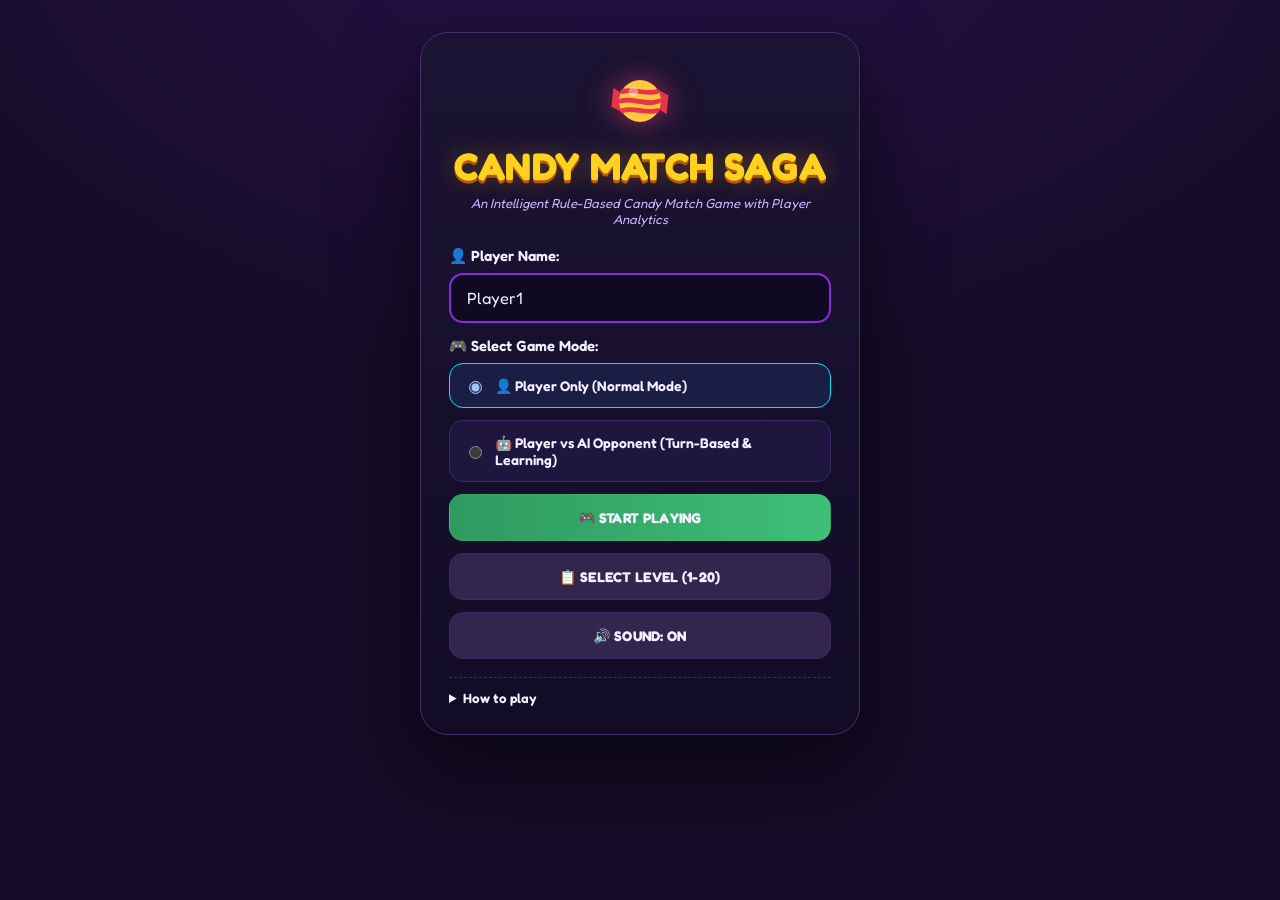
<file: Candy Match Saga.html>
<!doctype html><html><head><meta charset=utf8><meta name=viewport content="width=device-width,initial-scale=1,viewport-fit=cover"><style>:root{color-scheme:light;box-sizing:border-box;padding-top:env(safe-area-inset-top,0px);padding-bottom:env(safe-area-inset-bottom,0px)}html{scroll-padding-top:env(safe-area-inset-top,0px)}body{margin:0;padding:0;font:14px -apple-system,BlinkMacSystemFont,sans-serif;background:#fff;color:#000}img{max-width:100%}[hidden]:not([hidden=until-found i]){display:none!important}</style></head><body>
<title>Candy Match Saga</title>
<meta name="claude:viewport-fit-sides" content="cover">
<link rel="preconnect" href="https://fonts.googleapis.com">
<link rel="stylesheet" href="https://fonts.googleapis.com/css2?family=Fredoka:wght@400;500;600;700&display=swap">
<style>
/* Layout: three-column arcade console (Research Book | board | AI scoreboard) that stacks on phones. Single neon-night look by choice. */
:root{
  --bg:#150c27; --bg2:#26114a; --panel:#1a1230; --panel2:#120b24; --line:#3b2a66;
  --ink:#f5f0ff; --mute:#b9a9e6; --gold:#ffd21f; --green:#3cb371; --green2:#2e9a5f;
  --cyan:#00e5ff; --pink:#ff5fa2; --lime:#9dff7a; --orange:#ff9d1c; --violet:#8a2be2; --danger:#ff5468;
  --font:'Fredoka',ui-rounded,'Segoe UI',system-ui,sans-serif;
  color-scheme:dark;
}
*{box-sizing:border-box}
html,body{height:auto}
body{margin:0;background:radial-gradient(1200px 700px at 50% -10%,var(--bg2),var(--bg) 70%) fixed,var(--bg);color:var(--ink);font-family:var(--font);font-size:14px;
  padding-block:14px;padding-left:max(16px,env(safe-area-inset-left,0px));padding-right:max(16px,env(safe-area-inset-right,0px));min-height:100vh}
button,input,select{font-family:inherit;font-size:inherit;color:inherit}
button{cursor:pointer}
:focus-visible{outline:2px solid var(--cyan);outline-offset:2px}
.hidden,[hidden]{display:none!important}
.gold{color:var(--gold)}

/* ---------- setup screen ---------- */
#setup{display:flex;justify-content:center;padding-block:18px}
.setup-card{width:min(440px,100%);background:linear-gradient(180deg,#1b1333,#130c26);border:1px solid #433069;border-radius:28px;padding:30px 28px 28px;box-shadow:0 30px 80px #0009}
.logo{display:block;margin:0 auto 4px;width:76px;height:76px;filter:drop-shadow(0 0 14px #ff4d6d88)}
.setup-card h1{margin:0;text-align:center;color:var(--gold);font-size:2.4rem;font-weight:700;letter-spacing:.5px;text-shadow:0 3px 0 #b8560a,0 0 24px #ffb30055;text-wrap:balance}
.tag{text-align:center;color:#c9b6ff;font-style:italic;font-size:.82rem;margin:6px 0 20px}
.setup-card label.cap{display:block;font-weight:600;margin:14px 0 8px;font-size:.92rem}
.setup-card input[type=text]{width:100%;padding:13px 16px;border-radius:14px;background:#0f0a1f;border:2px solid var(--violet);font-size:1.02rem}
.radio{display:flex;gap:10px;align-items:center;padding:13px 14px;border-radius:14px;background:#1f1640;border:1px solid var(--line);margin-bottom:12px;font-weight:600;cursor:pointer}
.radio:has(input:checked){border-color:var(--cyan);background:#1a1e45}
.btn{display:block;width:100%;padding:14px;border-radius:14px;border:1px solid var(--line);background:#32264f;font-weight:700;letter-spacing:.3px;margin-top:12px;text-align:center}
.btn:hover{filter:brightness(1.12)}
.btn.go{background:linear-gradient(90deg,var(--green2),#3fbf79);border-color:#3fbf7955}
.btn.warn{background:linear-gradient(90deg,#ff8c00,#ffd000);color:#2b1700;border:0}
.btn.ghost{background:transparent;border:0;display:inline-block;width:auto;padding:10px 14px;font-size:1.05rem}
.howto{margin-top:18px;border-top:1px dashed var(--line);padding-top:12px;color:var(--mute);font-size:.84rem}
.howto summary{cursor:pointer;font-weight:600;color:var(--ink)}
.howto ul{margin:8px 0 0;padding-left:18px;line-height:1.55}

/* ---------- game screen ---------- */
#game{max-width:1260px;margin:0 auto;display:flex;flex-direction:column;gap:10px}
.panel{background:var(--panel);border:1px solid var(--line);border-radius:18px}
.hud{display:flex;flex-wrap:wrap;gap:10px;align-items:center;padding:10px 14px}
.hud .who{font-weight:700;display:flex;gap:6px;align-items:center;margin-right:4px;max-width:160px;overflow:hidden;text-overflow:ellipsis;white-space:nowrap}
.stat{background:var(--panel2);border:1px solid var(--line);border-radius:12px;padding:4px 12px;text-align:center;min-width:64px}
.stat small{display:block;font-size:.62rem;color:var(--mute);font-weight:700;letter-spacing:1px;text-transform:uppercase}
.stat b{font-size:1.05rem;color:var(--gold);font-variant-numeric:tabular-nums}
.stat.score b{color:var(--lime)}
.spacer{flex:1}
.pill{border:0;border-radius:999px;padding:7px 14px;font-weight:700;font-size:.8rem;color:#fff}
.pill.p1{background:#8a2be2}.pill.p2{background:#7b3fe4}.pill.p3{background:#ffbf00;color:#2b1d00}.pill.p4{background:#17b9a6}.pill.p5{background:#17a99d}
.sq{width:38px;height:36px;border-radius:10px;border:1px solid var(--line);background:#2a2142}
.pill:hover,.sq:hover{filter:brightness(1.15)}
#banner{border-radius:14px;padding:14px;text-align:center;font-weight:700;font-size:1.25rem;border:2px solid #7dffb0;background:linear-gradient(90deg,#2e8f57,#3cb371);box-shadow:0 0 22px #3cb37144}
#banner.ai{background:linear-gradient(90deg,#8a4b00,#c97a0a);border-color:#ffc766;box-shadow:0 0 22px #ffa50044}
#banner.over{background:linear-gradient(90deg,#4a2b8a,#6a3fc4);border-color:#b79cff;box-shadow:none}
#subbar{border:1px solid #6e5b0f;background:#241c09;color:var(--gold);border-radius:12px;padding:8px 12px;text-align:center;font-size:.86rem}
.cols{display:grid;grid-template-columns:minmax(210px,250px) minmax(0,1fr) minmax(220px,260px);gap:12px;align-items:start}
.side{padding:14px;display:flex;flex-direction:column;gap:10px;min-width:0}
.side h3{margin:0;text-align:center;color:var(--gold);font-size:.86rem;letter-spacing:.6px;text-transform:uppercase;padding-bottom:6px;border-bottom:1px solid var(--line)}
.side h4{margin:6px 0 0;text-align:center;color:var(--gold);font-size:.78rem;letter-spacing:.5px;text-transform:uppercase}

/* board */
.boardwrap{padding:12px;display:flex;justify-content:center}
#board{width:min(100%,640px);aspect-ratio:1;display:grid;grid-template-columns:repeat(8,1fr);grid-template-rows:repeat(8,1fr);background:#100a20;border-radius:14px;overflow:hidden;touch-action:none;user-select:none;-webkit-user-select:none;position:relative}
.cell{background:#1b1230;display:flex;align-items:center;justify-content:center;padding:6%;position:relative;min-width:0;min-height:0}
.cell.alt{background:#150e27}
.candy{width:100%;height:100%;border-radius:50%;display:flex;align-items:center;justify-content:center;font-size:clamp(14px,4.2vw,30px);line-height:1;background:radial-gradient(circle at 34% 28%,color-mix(in srgb,var(--cc) 70%,#fff),var(--cc) 62%);border:2px solid rgba(255,255,255,.35);box-shadow:inset 0 -4px 8px #0003,0 2px 6px #0005;position:relative;overflow:hidden;transition:transform .12s}
.cell:hover .candy{transform:scale(1.06)}
.candy.s-h::after{content:"";position:absolute;inset:0;background:repeating-linear-gradient(0deg,#ffffffaa 0 3px,transparent 3px 9px);mix-blend-mode:overlay}
.candy.s-v::after{content:"";position:absolute;inset:0;background:repeating-linear-gradient(90deg,#ffffffaa 0 3px,transparent 3px 9px);mix-blend-mode:overlay}
.candy.bomb{background:conic-gradient(#ff3b6b,#ffb000,#f3ff3b,#3bff7a,#3bc8ff,#8a3bff,#ff3b6b);border-color:#fff}
.cell.sel .candy{transform:scale(1.14);box-shadow:0 0 0 3px #fff,0 0 18px #fff9}
.cell.hint .candy{animation:hint .7s ease-in-out infinite alternate}
@keyframes hint{from{box-shadow:0 0 0 2px var(--gold),0 0 6px var(--gold)}to{box-shadow:0 0 0 4px var(--gold),0 0 24px var(--gold);transform:scale(1.1)}}
.candy.pop{animation:pop .26s ease-in forwards}
@keyframes pop{0%{transform:scale(1);opacity:1}60%{transform:scale(1.25);opacity:1;filter:brightness(1.8)}100%{transform:scale(0);opacity:0}}
.candy.fall{animation:fall .3s cubic-bezier(.3,.8,.4,1)}
@keyframes fall{from{transform:translateY(calc(var(--f)*-105%))}to{transform:none}}
.candy.shake{animation:shake .3s}
@keyframes shake{25%{transform:translateX(-7px)}75%{transform:translateX(7px)}}
.candy.born{animation:born .35s cubic-bezier(.3,1.6,.5,1)}
@keyframes born{from{transform:scale(0)}to{transform:scale(1)}}
.floaty{position:absolute;left:50%;top:42%;transform:translate(-50%,-50%);pointer-events:none;font-weight:700;font-size:clamp(22px,5vw,38px);color:var(--gold);text-shadow:0 3px 0 #7a3c00,0 0 20px #ffa600;animation:floaty 1s ease-out forwards;z-index:5;white-space:nowrap}
@keyframes floaty{from{opacity:1;transform:translate(-50%,-30%) scale(.8)}to{opacity:0;transform:translate(-50%,-140%) scale(1.15)}}
.foot{text-align:center;color:var(--mute);font-size:.78rem;padding:2px}

/* research book */
.search{width:100%;padding:9px 12px;border-radius:10px;background:#0f0a1f;border:1px solid var(--violet);font-size:.84rem}
.tabs{display:flex;gap:8px}
.tab{flex:1;padding:8px;border-radius:10px;border:1px solid var(--line);background:#2a2142;color:var(--mute);font-weight:600;font-size:.82rem}
.tab.on{background:var(--violet);color:#fff;border-color:var(--violet)}
.book{max-height:230px;overflow:auto;padding-right:4px;scrollbar-width:thin}
.cgrid{display:grid;grid-template-columns:repeat(3,1fr);gap:8px}
.ccard{background:#120b24;border:1px solid var(--line);border-radius:10px;padding:6px 2px;text-align:center;font-size:.72rem;line-height:1.15}
.ccard .ic{font-size:1.4rem;display:block}
.ccard em{display:block;color:var(--gold);font-style:normal;font-size:.7rem}
.ccard.on,.entry.on{border-color:var(--cyan);box-shadow:0 0 0 1px var(--cyan)}
.entry{background:#120b24;border:1px solid var(--line);border-radius:10px;padding:8px 10px;margin-bottom:8px;font-size:.78rem;line-height:1.4;width:100%;text-align:left}
.entry b{color:var(--gold)}
.entry .k{display:block;color:var(--mute);font-size:.68rem;text-transform:uppercase;letter-spacing:.6px}
.eval h5{margin:0 0 4px;font-size:1.02rem}
.eval p{margin:0;font-size:.9rem;line-height:1.4}
.verdict{border-radius:10px;padding:8px 10px;margin-top:6px;font-size:.82rem;line-height:1.45}
.verdict.ok{background:#0f2a1a;border:1px solid #2e8f57;color:#bfffd5}
.verdict.no{background:#2e1018;border:1px solid #b23a52;color:#ffc2cd}
.verdict b{display:block;font-size:.95rem;margin-bottom:2px}

/* right column */
.two{display:grid;grid-template-columns:1fr 1fr;gap:8px}
.score{background:var(--panel2);border:1px solid var(--line);border-radius:12px;padding:8px;text-align:center;font-size:.76rem;color:var(--mute)}
.score b{display:block;font-size:1.4rem;font-variant-numeric:tabular-nums}
.score.p b{color:var(--lime)}.score.a b{color:var(--orange)}
#log{background:#0d0819;border-radius:10px;height:92px;overflow:auto;font-size:.76rem;padding:6px 8px;line-height:1.35;scrollbar-width:thin}
#log div{padding:3px 0;border-bottom:1px solid #261a44}
.kv{background:var(--panel2);border:1px solid #1c4a56;border-radius:10px;padding:8px 10px;font-size:.74rem;display:grid;gap:5px}
.kv div{display:flex;justify-content:space-between;gap:8px}
.kv span:first-child{color:var(--mute)}
.kv b{text-align:right}
.cy{color:var(--cyan)}.yl{color:var(--gold)}.lm{color:var(--lime)}.pk{color:var(--pink)}.pu{color:#b983ff}.bl{color:#7ec3ff}.gr{color:#7dff9b}
.mc{background:var(--panel2);border:1px solid var(--line);border-radius:10px;padding:8px 10px;font-size:.76rem;display:grid;gap:5px}
.mc div{display:flex;justify-content:space-between}

/* modal */
#ov{position:fixed;inset:0;background:#05020ccc;backdrop-filter:blur(3px);display:flex;align-items:flex-start;justify-content:center;padding:max(16px,env(safe-area-inset-top,0px)) 14px 20px;overflow:auto;z-index:50}
.modal{width:min(860px,100%);background:linear-gradient(180deg,#1c1336,#130c26);border:1px solid #433069;border-radius:22px;padding:22px 24px;margin-block:auto;box-shadow:0 30px 90px #000a}
.modal.narrow{width:min(520px,100%)}
.mh{display:flex;justify-content:space-between;align-items:center;gap:10px;margin-bottom:14px}
.mh h2{margin:0;color:var(--gold);font-size:1.12rem;text-wrap:balance}
.x{background:none;border:0;font-size:1.4rem;line-height:1;padding:4px 8px;color:#fff}
.f{margin-bottom:12px}
.f>label{display:block;font-weight:600;font-size:.88rem;margin-bottom:6px}
.f input,.f select{width:100%;padding:11px 14px;border-radius:12px;background:#0d0819;border:1px solid var(--violet)}
.f select option{background:#150e27}
.ing{display:flex;flex-wrap:wrap;gap:8px;align-items:center}
.ing select{flex:1 1 150px;min-width:0}
.ing .plus{color:var(--gold);font-weight:700}
.actions{display:flex;gap:12px;align-items:center;flex-wrap:wrap;margin-top:12px}
.actions .btn{width:auto;margin:0;padding:12px 22px}
.tiles{display:grid;grid-template-columns:repeat(auto-fit,minmax(130px,1fr));gap:10px;margin-bottom:14px}
.tile{background:var(--panel2);border:1px solid var(--line);border-radius:12px;padding:10px;text-align:center}
.tile small{display:block;font-size:.68rem;color:#b794ff;font-weight:700;margin-bottom:4px}
.tile b{font-size:1.15rem;font-variant-numeric:tabular-nums}
.dash2{display:grid;grid-template-columns:1fr 1fr;gap:12px;margin-bottom:14px}
.box{background:var(--panel2);border:1px solid var(--line);border-radius:12px;padding:12px}
.box h3{margin:0 0 10px;font-size:.88rem;color:var(--gold)}
.bar{display:grid;grid-template-columns:130px 1fr 34px;gap:8px;align-items:center;font-size:.78rem;margin-bottom:7px}
.bar i{display:block;height:14px;border-radius:8px;background:#201838;overflow:hidden}
.bar i u{display:block;height:100%;background:linear-gradient(90deg,#ff5fa2,#8a2be2);border-radius:8px;transition:width .4s}
.meter{height:20px;border-radius:12px;background:#201838;overflow:hidden;margin:6px 0 10px}
.meter u{display:block;height:100%;background:linear-gradient(90deg,#2e9a5f,#00e5ff);transition:width .4s}
.tbl{overflow-x:auto;border:1px solid var(--line);border-radius:12px}
table{border-collapse:collapse;width:100%;font-size:.78rem;white-space:nowrap}
th{color:var(--gold);background:#251a47;text-align:center;padding:8px 10px;font-weight:600}
td{text-align:center;padding:8px 10px;border-top:1px solid #2a1e4a}
.lvgrid{display:grid;grid-template-columns:repeat(auto-fill,minmax(88px,1fr));gap:10px}
.lv{background:#251b43;border:1px solid var(--line);border-radius:14px;padding:10px 4px;text-align:center;font-weight:700}
.lv small{display:block;font-weight:400;color:var(--mute);font-size:.66rem;margin-top:2px}
.lv.on{border-color:var(--gold);box-shadow:0 0 0 1px var(--gold)}
.lv .st{display:block;font-size:.7rem;min-height:1em;color:var(--gold)}
textarea.out{width:100%;height:210px;background:#0d0819;color:#cfe;border:1px solid var(--line);border-radius:12px;padding:10px;font:12px/1.4 ui-monospace,Menlo,Consolas,monospace;resize:vertical}
.big{font-size:3rem;text-align:center;margin:0}
.res{text-align:center}
.res h2{font-size:1.6rem;margin:6px 0}
.res p{color:var(--mute);margin:4px 0}
.toast{position:fixed;left:50%;bottom:max(18px,env(safe-area-inset-bottom,0px));transform:translateX(-50%);background:#2b1d55;border:1px solid var(--violet);padding:10px 18px;border-radius:999px;z-index:80;font-weight:600;max-width:90vw;text-align:center}

@media (max-width:980px){
  .cols{grid-template-columns:1fr}
  #board-col{order:-1}
  .book{max-height:260px}
  .dash2{grid-template-columns:1fr}
}
@media (max-width:520px){
  .setup-card{padding:24px 18px}.setup-card h1{font-size:1.9rem}
  .bar{grid-template-columns:100px 1fr 28px}
  .modal{padding:18px 14px}
  .boardwrap{padding:6px}
  .stat{min-width:56px;padding:4px 8px}
  .hud{padding:8px}
}
@media (prefers-reduced-motion:reduce){*{animation-duration:.01ms!important;transition-duration:.01ms!important}}
</style>

<!-- ===================== SETUP ===================== -->
<main id="setup">
  <div class="setup-card">
    <svg class="logo" viewBox="0 0 80 80" aria-hidden="true">
      <path d="M12 26l14 10-4 16-12-6z" fill="#e8334a"/><path d="M68 54L54 44l4-16 12 6z" fill="#e8334a"/>
      <circle cx="40" cy="40" r="22" fill="#ffc83d"/>
      <path d="M22 30c10-4 26 4 36 0M20 40c12-4 28 6 40 0M22 50c10-4 24 4 36 0" stroke="#e8334a" stroke-width="5" fill="none" stroke-linecap="round"/>
      <circle cx="33" cy="30" r="5" fill="#fff" opacity=".4"/>
    </svg>
    <h1>CANDY MATCH SAGA</h1>
    <div class="tag">An Intelligent Rule-Based Candy Match Game with Player Analytics</div>
    <label class="cap" for="pname">👤 Player Name:</label>
    <input id="pname" type="text" maxlength="20" value="Player1" autocomplete="off">
    <label class="cap">🎮 Select Game Mode:</label>
    <label class="radio"><input type="radio" name="mode" value="PLAYER_ONLY" checked> 👤 Player Only (Normal Mode)</label>
    <label class="radio"><input type="radio" name="mode" value="PLAYER_VS_AI"> 🤖 Player vs AI Opponent (Turn-Based &amp; Learning)</label>
    <button class="btn go" id="startBtn">🎮 START PLAYING</button>
    <button class="btn" id="lvBtn">📋 SELECT LEVEL (1-20)</button>
    <button class="btn" id="sndBtn">🔊 SOUND: ON</button>
    <details class="howto">
      <summary>How to play</summary>
      <ul>
        <li>Drag a candy onto a neighbour, or click one candy then a neighbour, to swap them.</li>
        <li>A swap is valid when it makes a match of 2 or more. Invalid swaps bounce back and cost no move.</li>
        <li>Match 2 is a pair combo, Match 3 is standard, Match 4 makes a Striped Candy (clears a line), Match 5 makes a Color Bomb (swap it with any candy to wipe that colour).</li>
        <li>Chain cascades to raise your combo multiplier, up to 5x.</li>
        <li>Open <b>+ Candy Synthesis</b> to define formulas. Line up the ingredients next to each other to craft a new candy.</li>
        <li>Open <b>+ Rule</b> to add bonus rules. The AI Worth Check accepts or rejects anything that would break the balance.</li>
        <li>Reach the target score before the moves run out.</li>
      </ul>
    </details>
  </div>
</main>

<!-- ===================== GAME ===================== -->
<main id="game" hidden>
  <div class="panel hud">
    <div class="who">👤 <span id="hName">Player1</span></div>
    <div class="stat"><small>Level</small><b id="hLevel">1</b></div>
    <div class="stat score"><small>Player Score</small><b id="hScore">0</b></div>
    <div class="stat"><small>Target</small><b id="hTarget">1300</b></div>
    <div class="stat"><small>Moves</small><b id="hMoves">24</b></div>
    <div class="stat"><small>Matches</small><b id="hMatches">0</b></div>
    <div class="spacer"></div>
    <button class="pill p1" id="bSynth">+ Candy Synthesis</button>
    <button class="pill p2" id="bRule">➕ Rule</button>
    <button class="pill p3" id="bBI">📊 Power BI</button>
    <button class="pill p4" id="bCsv">📤 CSV</button>
    <button class="pill p5" id="bJson">📄 JSON</button>
    <button class="sq" id="bRestart" title="Restart level" aria-label="Restart level">🔄</button>
    <button class="sq" id="bHome" title="Main menu" aria-label="Main menu">🏠</button>
  </div>
  <div id="banner">👤 YOUR TURN</div>
  <div id="subbar">Click '💡 Ask AI for Hint' for valid move assistance!</div>

  <div class="cols">
    <!-- Research book -->
    <aside class="panel side">
      <h3>📖 Research Book 🔬</h3>
      <input class="search" id="search" placeholder="🔍 Search candies & rules..." aria-label="Search candies and rules">
      <div class="tabs"><button class="tab on" id="tabC">Candies</button><button class="tab" id="tabK">Combinations</button></div>
      <div class="book" id="book"></div>
      <div class="eval" id="evalBox"><h5>Candy &amp; Rule AI Evaluator</h5><p>Click any candy above to run the AI Worth &amp; Accept/Reject Check!</p></div>
      <button class="btn warn" id="bWorth" style="margin:0;font-size:.82rem">🔬 Run AI Worth Check (Accept / Reject)</button>
    </aside>

    <!-- Board -->
    <section class="panel boardwrap" id="board-col"><div id="board" aria-label="Candy board"></div></section>

    <!-- AI side -->
    <aside class="panel side">
      <h3>🤖 AI Opponent &amp; Scoreboard</h3>
      <div class="two">
        <div class="score p">👤 Player<b id="sP">0</b></div>
        <div class="score a">🤖 AI Opponent<b id="sA">0</b></div>
      </div>
      <div id="log" aria-live="polite"></div>
      <button class="btn go" id="bHint" style="margin:0">💡 Ask AI for Hint</button>
      <h4>🧠 AI Learning &amp; Strategy Engine</h4>
      <div class="kv">
        <div><span>Learned Strategy:</span><b class="cy" id="aStrat">Observing Player...</b></div>
        <div><span>Player Fav Candy Target:</span><b class="yl" id="aFav">None</b></div>
        <div><span>AI Adaptation Level:</span><b class="lm" id="aLvl">Level 1 (0 Swaps Learned)</b></div>
      </div>
      <h4>🎯 Match Counter Breakdown</h4>
      <div class="mc">
        <div><span>Total Matches Made:</span><b class="yl" id="mT">0</b></div>
        <div><span>Match 2 (Pair Combo):</span><b class="pk" id="m2">0</b></div>
        <div><span>Match 3 (Standard):</span><b class="bl" id="m3">0</b></div>
        <div><span>Match 4 (Striped Candy):</span><b class="pu" id="m4">0</b></div>
        <div><span>Match 5 (Color Bomb):</span><b class="gr" id="m5">0</b></div>
      </div>
    </aside>
  </div>
  <div class="foot">⚡ Power BI Compatible CSV &amp; JSON Telemetry Ready</div>
</main>

<div id="ov" hidden></div>

<script>
'use strict';
/* =====================================================================
   CANDY MATCH SAGA : CANDY AI LAB
   Module 1  Game setup & level management
   Module 2  Candy board & match processing (Match 2/3/4/5)
   Module 3  Candy synthesis & rule management + AI Worth Check
   Module 4  AI opponent & adaptive strategy engine
   Module 5  Player analytics & data export (CSV / JSON)
   ===================================================================== */
const R = 8, C = 8;
const $ = s => document.querySelector(s);
const esc = s => String(s).replace(/[&<>"']/g, m => ({'&':'&amp;','<':'&lt;','>':'&gt;','"':'&quot;',"'":'&#39;'}[m]));
const sleep = ms => new Promise(r => setTimeout(r, ms));
const rnd = n => Math.floor(Math.random() * n);

/* ---------- safe storage (Exception handling) ---------- */
const store = {
  get(k, d){ try { const v = localStorage.getItem('cms1_' + k); return v ? JSON.parse(v) : d; } catch(e){ return d; } },
  set(k, v){ try { localStorage.setItem('cms1_' + k, JSON.stringify(v)); } catch(e){} }
};

/* ---------- Candy registry (Collections) ---------- */
const BASE = ['red','blue','green','yellow','purple','orange'];
const CANDY = {
  red:    {id:'red',    name:'Red Berry',     icon:'🍓', color:'#e8334a', pts:30, base:true},
  blue:   {id:'blue',   name:'Blueberry Blue',icon:'🫐', color:'#2f80ed', pts:30, base:true},
  green:  {id:'green',  name:'Apple Green',   icon:'🍏', color:'#35b84b', pts:30, base:true},
  yellow: {id:'yellow', name:'Lemon Yellow',  icon:'🍋', color:'#f5c518', pts:30, base:true},
  purple: {id:'purple', name:'Grape Purple',  icon:'🍇', color:'#9b3fe0', pts:30, base:true},
  orange: {id:'orange', name:'Orange Citrus', icon:'🍊', color:'#f58a1f', pts:30, base:true},
  bomb:   {id:'bomb',   name:'Color Bomb',    icon:'🌈', color:'#ffffff', pts:50, base:true, hidden:true}
};
const SYN_COLORS = ['#d6336c','#7a3cff','#e0a800','#0fb5a0','#ff6b3d','#3d8bff','#b5179e','#2bb673','#c9184a','#5f6fff'];
const ICONS = [['🔻','Ruby Gem'],['🔮','Crystal Orb'],['⭐','Star'],['💎','Diamond'],['🌟','Glow Star'],['✨','Sparkles'],['🍭','Lollipop'],['🍬','Wrapped Sweet'],['🍫','Chocolate'],['🧁','Cupcake'],['🍩','Donut'],['🍪','Cookie'],['🎂','Cake'],['🍰','Cake Slice'],['🍦','Ice Cream'],['🍧','Shaved Ice'],['💖','Pink Heart'],['💜','Purple Heart'],['💙','Blue Heart'],['💚','Green Heart'],['💛','Yellow Heart'],['🧡','Orange Heart'],['❤️','Red Heart'],['🔥','Flame'],['⚡','Lightning'],['❄️','Snowflake'],['🌈','Rainbow'],['🌙','Moon'],['☀️','Sun'],['🎈','Balloon'],['🎁','Gift'],['👑','Crown'],['🪄','Magic Wand'],['🌸','Blossom'],['🍀','Clover'],['🦄','Unicorn']];

/* Formulas: ingredients are candy ids (order irrelevant on the board) */
const BUILTIN_FORMULAS = [
  {id:'syn_ruby',     name:'Ruby Candy',  icon:'🔻', ing:['red','red'], pts:100, builtin:true},
  {id:'syn_amethyst', name:'Amethyst Orb',icon:'🔮', ing:['purple','purple'], pts:120, builtin:true},
  {id:'syn_star',     name:'Super Star',  icon:'⭐', ing:['yellow','red','syn_ruby'], pts:150, builtin:true}
];
const BUILTIN_RULES = [
  {id:'r_ruby', name:'Ruby Combination Bonus', trig:{kind:'synth', candy:'syn_ruby'}, rew:{kind:'points', value:200}, builtin:true},
  {id:'r_casc', name:'Cascade Bonus', trig:{kind:'combo', n:3}, rew:{kind:'moves', value:1}, builtin:true}
];
let FORMULAS = [], RULES = [];
function rebuildRegistry(){
  Object.keys(CANDY).forEach(k => { if(!CANDY[k].base) delete CANDY[k]; });
  FORMULAS = BUILTIN_FORMULAS.concat(store.get('formulas', []));
  RULES = BUILTIN_RULES.concat(store.get('rules', []));
  FORMULAS.forEach((f, i) => { CANDY[f.id] = {id:f.id, name:f.name, icon:f.icon, color:SYN_COLORS[i % SYN_COLORS.length], pts:f.pts, base:false, formula:f.ing}; });
}
const fkey = ing => ing.slice().sort().join('+');

/* ---------- Levels ---------- */
const levelCfg = n => ({target:1300 + 300*(n-1), moves:24 - Math.floor((n-1)/4)});

/* ---------- Game state ---------- */
let S = null;       // current session
let sound = true;
let pickedLevel = 1;
let selectedBook = null;   // {type:'candy'|'formula'|'rule', id}
let bookTab = 'candies';

function newStats(){ return {score:0, valid:0, invalid:0, m:{2:0,3:0,4:0,5:0}, matches:0, maxCombo:1, moves:0}; }
function newSession(name, mode, level){
  const cfg = levelCfg(level);
  return {
    id:'SESS_' + Math.random().toString(36).slice(2, 8).toUpperCase(),
    name, mode, level, target:cfg.target, movesLeft:cfg.moves, totalMoves:cfg.moves,
    grid:null, turn:'player', busy:false, over:false, cleared:false, sel:null, hint:null,
    P:newStats(), A:newStats(), hints:0, status:'IN_PROGRESS', startedAt:new Date().toISOString(),
    learn:{strat:{pair:0,std:0,striped:0,bomb:0,synthN2:0,synthN:0,cascade:0}, fav:{}, sigs:new Set()},
    log:[]
  };
}

/* =====================================================================
   MODULE 2: BOARD + MATCH ENGINE (pure functions on a grid)
   ===================================================================== */
let tileSeq = 1;
const randBase = () => BASE[rnd(BASE.length)];
const mkTile = (t, s=null) => ({t, s, id:tileSeq++});
const cloneGrid = g => g.map(row => row.map(x => x ? {...x} : null));

function genBoard(){
  for(let tries = 0; tries < 50; tries++){
    const g = Array.from({length:R}, () => Array(C).fill(null));
    for(let r = 0; r < R; r++) for(let c = 0; c < C; c++){
      let t; let guard = 0;
      do { t = randBase(); guard++; }
      while(guard < 20 && ((c >= 2 && g[r][c-1].t === t && g[r][c-2].t === t) || (r >= 2 && g[r-1][c].t === t && g[r-2][c].t === t)));
      g[r][c] = mkTile(t);
    }
    if(hasMoves(g)) return g;
  }
  throw new Error('Could not generate a playable board');
}

function findRuns(g, minLen){
  const runs = [];
  for(let r = 0; r < R; r++){
    let c = 0;
    while(c < C){
      const x = g[r][c]; let e = c;
      if(x && x.t !== 'bomb'){
        while(e + 1 < C && g[r][e+1] && g[r][e+1].t === x.t) e++;
        if(e - c + 1 >= minLen) runs.push({t:x.t, dir:'h', cells:Array.from({length:e-c+1}, (_, i) => [r, c+i])});
      }
      c = e + 1;
    }
  }
  for(let c = 0; c < C; c++){
    let r = 0;
    while(r < R){
      const x = g[r][c]; let e = r;
      if(x && x.t !== 'bomb'){
        while(e + 1 < R && g[e+1][c] && g[e+1][c].t === x.t) e++;
        if(e - r + 1 >= minLen) runs.push({t:x.t, dir:'v', cells:Array.from({length:e-r+1}, (_, i) => [r+i, c])});
      }
      r = e + 1;
    }
  }
  return runs;
}

/* Build a clearing plan. mode 'swap' (after a swap, sw = [[r,c],[r,c]]) or 'cascade' */
function planClear(g, mode, sw){
  const clear = new Set(), spawns = [], events = [], types = new Set();
  const K = (r, c) => r*C + c;
  let base = 0, synthFired = null;

  if(mode === 'swap'){
    const [a, b] = sw; const ta = g[a[0]][a[1]], tb = g[b[0]][b[1]];
    if(ta.t === 'bomb' || tb.t === 'bomb'){
      let target = null;
      if(ta.t !== 'bomb') target = ta.t; else if(tb.t !== 'bomb') target = tb.t;
      for(let r = 0; r < R; r++) for(let c = 0; c < C; c++){
        const x = g[r][c]; if(x && (target === null || x.t === target)) clear.add(K(r, c));
      }
      clear.add(K(a[0], a[1])); clear.add(K(b[0], b[1]));
      events.push({kind:'bomb', size:5, type:target || 'bomb'}); types.add(target || 'bomb');
      base += 150;
    } else {
      // synthesis formulas first (largest formula first)
      const fl = FORMULAS.slice().sort((x, y) => y.ing.length - x.ing.length);
      outer:
      for(const f of fl){
        const N = f.ing.length, want = fkey(f.ing);
        for(const p of sw) for(const dir of ['h','v']) for(let s = -(N-1); s <= 0; s++){
          const cells = [];
          for(let i = 0; i < N; i++){ const r = p[0] + (dir === 'v' ? s+i : 0), c = p[1] + (dir === 'h' ? s+i : 0); cells.push([r, c]); }
          if(!cells.every(([r, c]) => r >= 0 && r < R && c >= 0 && c < C && g[r][c] && g[r][c].t !== 'bomb')) continue;
          if(fkey(cells.map(([r, c]) => g[r][c].t)) !== want) continue;
          cells.forEach(([r, c]) => clear.add(K(r, c)));
          spawns.push({r:p[0], c:p[1], tile:mkTile(f.id)});
          events.push({kind:'synth', size:N, formula:f, type:f.id});
          base += f.pts; types.add(f.id);
          synthFired = f; break outer;
        }
      }
      if(!synthFired){
        const swKeys = new Set(sw.map(([r, c]) => K(r, c)));
        const runs = findRuns(g, 2).filter(run => run.cells.some(([r, c]) => swKeys.has(K(r, c))));
        addRuns(runs, sw);
      }
    }
  } else {
    addRuns(findRuns(g, 3), null);
  }

  function addRuns(runs, sw2){
    for(const run of runs){
      const n = run.cells.length;
      run.cells.forEach(([r, c]) => clear.add(K(r, c)));
      events.push({kind:'run', size:n, type:run.t}); types.add(run.t);
      if(n >= 4){
        let pos = run.cells[Math.floor(n/2)];
        if(sw2){ const hit = run.cells.find(([r, c]) => sw2.some(p => p[0] === r && p[1] === c)); if(hit) pos = hit; }
        if(n >= 5) spawns.push({r:pos[0], c:pos[1], tile:mkTile('bomb')});
        else spawns.push({r:pos[0], c:pos[1], tile:mkTile(run.t, run.dir === 'h' ? 'v' : 'h')});
        base += n >= 5 ? 150 : 60;
      }
    }
  }

  // striped candies explode their line (chain reaction)
  const protect = new Set(spawns.map(sp => K(sp.r, sp.c)));
  const queue = [...clear]; const seen = new Set(queue);
  while(queue.length){
    const k = queue.pop(), r = Math.floor(k / C), c = k % C, x = g[r][c];
    if(!x || !x.s || protect.has(k)) continue;
    const add = [];
    if(x.s === 'h') for(let i = 0; i < C; i++) add.push(K(r, i)); else for(let i = 0; i < R; i++) add.push(K(i, c));
    for(const kk of add){ if(!seen.has(kk) && g[Math.floor(kk / C)][kk % C]){ seen.add(kk); clear.add(kk); queue.push(kk); } }
    base += 20;
  }
  clear.forEach(k => { const x = g[Math.floor(k / C)][k % C]; if(x) base += (CANDY[x.t] ? CANDY[x.t].pts : 30); });
  // a formula's reward is already counted through its pts value; the ingredient tiles add their base value too.
  return {clear, spawns, events, types, base};
}

/* Apply the plan: clear, place spawned specials, drop tiles. refill=false for AI simulation. */
function applyPlan(g, plan, refill){
  plan.clear.forEach(k => { g[Math.floor(k / C)][k % C] = null; });
  plan.spawns.forEach(sp => { g[sp.r][sp.c] = sp.tile; });
  const fall = Array.from({length:R}, () => Array(C).fill(0));
  const born = new Set(plan.spawns.map(sp => sp.r*C + sp.c));
  for(let c = 0; c < C; c++){
    let w = R - 1;
    for(let r = R - 1; r >= 0; r--){
      if(g[r][c]){ if(r !== w){ g[w][c] = g[r][c]; g[r][c] = null; fall[w][c] = w - r; born.delete(r*C + c); } w--; }
    }
    for(let r = w; r >= 0; r--){ if(refill){ g[r][c] = mkTile(randBase()); fall[r][c] = w + 1; } }
  }
  return {fall, born};
}

function trySwap(g, a, b){
  const ga = g[a[0]][a[1]], gb = g[b[0]][b[1]];
  if(!ga || !gb) return null;
  const h = cloneGrid(g);
  [h[a[0]][a[1]], h[b[0]][b[1]]] = [h[b[0]][b[1]], h[a[0]][a[1]]];
  const plan = planClear(h, 'swap', [a, b]);
  return plan.clear.size ? plan : null;
}
const neighbours = (r, c) => [[r, c+1], [r+1, c]].filter(([y, x]) => y < R && x < C);
function hasMoves(g){
  for(let r = 0; r < R; r++) for(let c = 0; c < C; c++) for(const n of neighbours(r, c)) if(trySwap(g, [r, c], n)) return true;
  return false;
}

/* Estimate total value of a move incl. deterministic cascades (no refill) */
function simulate(g, a, b){
  const h = cloneGrid(g);
  [h[a[0]][a[1]], h[b[0]][b[1]]] = [h[b[0]][b[1]], h[a[0]][a[1]]];
  let plan = planClear(h, 'swap', [a, b]);
  if(!plan.clear.size) return null;
  let total = 0, combo = 0, specials = 0, synth = 0; const types = new Set(plan.types);
  while(plan.clear.size && combo < 6){
    combo++; total += plan.base * Math.min(combo, 5);
    specials += plan.spawns.length; plan.events.forEach(e => { if(e.kind === 'synth') synth++; });
    applyPlan(h, plan, false);
    plan = planClear(h, 'cascade');
  }
  return {score:total, combo, specials, synth, types};
}
function allMoves(g){
  const out = [];
  for(let r = 0; r < R; r++) for(let c = 0; c < C; c++) for(const n of neighbours(r, c)){
    const s = simulate(g, [r, c], n); if(s) out.push({a:[r, c], b:n, ...s});
  }
  return out;
}

/* =====================================================================
   RENDERING
   ===================================================================== */
const boardEl = $('#board');
function renderBoard(o = {}){
  const g = S.grid, pop = o.pop || new Set(), fall = o.fall, born = o.born || new Set(), hint = S.hint, sel = S.sel, shake = o.shake || new Set();
  let h = '';
  for(let r = 0; r < R; r++) for(let c = 0; c < C; c++){
    const x = g[r][c], k = r*C + c; let inner = '';
    if(x){
      const cd = CANDY[x.t] || CANDY.red;
      const cls = ['candy'];
      if(x.t === 'bomb') cls.push('bomb');
      if(x.s) cls.push('s-' + x.s);
      if(pop.has(k)) cls.push('pop');
      else if(shake.has(k)) cls.push('shake');
      else if(born.has(k)) cls.push('born');
      else if(fall && fall[r][c]) cls.push('fall');
      inner = `<div class="${cls.join(' ')}" style="--cc:${cd.color};${fall && fall[r][c] ? '--f:' + fall[r][c] : ''}">${cd.icon}</div>`;
    }
    const cc = ['cell']; if((r + c) % 2) cc.push('alt');
    if(sel && sel[0] === r && sel[1] === c) cc.push('sel');
    if(hint && hint.some(p => p[0] === r && p[1] === c)) cc.push('hint');
    h += `<div class="${cc.join(' ')}" data-r="${r}" data-c="${c}">${inner}</div>`;
  }
  boardEl.innerHTML = h;
}

function floatText(txt, r, c){
  const cell = boardEl.querySelector(`.cell[data-r="${r}"][data-c="${c}"]`); if(!cell) return;
  const f = document.createElement('div'); f.className = 'floaty'; f.textContent = txt; cell.appendChild(f);
  setTimeout(() => f.remove(), 1000);
}

function updateHUD(){
  $('#hName').textContent = S.name; $('#hLevel').textContent = S.level;
  $('#hScore').textContent = S.P.score.toLocaleString(); $('#hTarget').textContent = S.target.toLocaleString();
  $('#hMoves').textContent = S.movesLeft; $('#hMatches').textContent = S.P.matches;
  $('#sP').textContent = S.P.score.toLocaleString(); $('#sA').textContent = S.A.score.toLocaleString();
  $('#mT').textContent = S.P.matches; $('#m2').textContent = S.P.m[2]; $('#m3').textContent = S.P.m[3]; $('#m4').textContent = S.P.m[4]; $('#m5').textContent = S.P.m[5];
  updateAIPanel();
}
function setBanner(txt, cls = ''){ const b = $('#banner'); b.textContent = txt; b.className = cls; }
function setSub(txt){ $('#subbar').textContent = txt; }
function addLog(msg){
  S.log.unshift(msg);
  const box = $('#log'); const d = document.createElement('div'); d.innerHTML = msg; box.prepend(d);
  while(box.children.length > 40) box.lastChild.remove();
}
function toast(msg){
  const t = document.createElement('div'); t.className = 'toast'; t.textContent = msg; document.body.appendChild(t);
  setTimeout(() => t.remove(), 2600);
}

/* =====================================================================
   SOUND
   ===================================================================== */
let actx = null;
function tone(f, d = .12, type = 'sine', v = .06, delay = 0){
  if(!sound) return;
  try{
    actx = actx || new (window.AudioContext || window.webkitAudioContext)();
    const o = actx.createOscillator(), g = actx.createGain(), t0 = actx.currentTime + delay;
    o.type = type; o.frequency.setValueAtTime(f, t0);
    g.gain.setValueAtTime(v, t0); g.gain.exponentialRampToValueAtTime(.0001, t0 + d);
    o.connect(g); g.connect(actx.destination); o.start(t0); o.stop(t0 + d);
  }catch(e){}
}
const sfx = {
  swap:() => tone(330, .08, 'triangle'),
  bad:() => { tone(160, .18, 'sawtooth', .04); },
  match:n => { tone(440 + n*70, .14, 'triangle'); tone(660 + n*90, .16, 'sine', .05, .07); },
  synth:() => [523, 659, 784, 1047].forEach((f, i) => tone(f, .18, 'sine', .06, i*.07)),
  win:() => [523, 659, 784, 1047, 1319].forEach((f, i) => tone(f, .25, 'triangle', .07, i*.1)),
  lose:() => [392, 330, 262].forEach((f, i) => tone(f, .3, 'sawtooth', .04, i*.15))
};

/* =====================================================================
   RULES ENGINE (custom game rules)
   ===================================================================== */
function applyRules(actor, ev, comboLevel){
  const A = actor === 'player' ? S.P : S.A; let bonus = 0; const fired = [];
  for(const rule of RULES){
    const t = rule.trig; let hit = false;
    if(t.kind === 'synth') hit = ev && ev.kind === 'synth' && (!t.candy || t.candy === ev.type);
    else if(t.kind === 'match') hit = ev && ev.kind !== 'synth' && ev.size >= t.n && (!t.candy || t.candy === ev.type);
    else if(t.kind === 'combo') hit = !ev && comboLevel === t.n;
    if(!hit) continue;
    if(rule.rew.kind === 'points'){ bonus += rule.rew.value; fired.push(`📜 Rule “${esc(rule.name)}”: +${rule.rew.value} pts`); }
    else if(actor === 'player'){ S.movesLeft += rule.rew.value; fired.push(`📜 Rule “${esc(rule.name)}”: +${rule.rew.value} move${rule.rew.value > 1 ? 's' : ''}`); }
  }
  A.score += bonus; fired.forEach(addLog);
  return bonus;
}

/* =====================================================================
   RESOLUTION LOOP
   ===================================================================== */
async function resolve(actor, sw){
  const mine = S;
  const A = actor === 'player' ? S.P : S.A;
  let plan = planClear(S.grid, 'swap', sw), combo = 0; const evs = []; let gained = 0;
  while(plan && plan.clear.size){
    combo++; const mult = Math.min(combo, 5);
    const pts = plan.base * mult; A.score += pts; gained += pts; A.maxCombo = Math.max(A.maxCombo, mult);
    let hasSynth = false;
    for(const ev of plan.events){
      evs.push({...ev, combo});
      const sz = Math.min(ev.size, 5); A.m[sz]++; A.matches++;
      if(ev.kind === 'synth'){
        hasSynth = true;
        addLog(`🧪 CANDY SYNTHESIS EXECUTED! Yielded ${CANDY[ev.type].icon} ${esc(CANDY[ev.type].name)} (+${ev.formula.pts} pts)!`);
      }
      applyRules(actor, ev, combo);
    }
    if(combo >= 2) applyRules(actor, null, combo);
    if(combo >= 2) addLog(`🔥 Cascade x${combo}!`);
    hasSynth ? sfx.synth() : sfx.match(combo);
    // animate
    renderBoard({pop:plan.clear});
    const mid = [...plan.clear][Math.floor(plan.clear.size / 2)];
    floatText('+' + pts.toLocaleString() + (mult > 1 ? ` x${mult}` : ''), Math.floor(mid / C), mid % C);
    updateHUD();
    await sleep(300);
    if(S !== mine) return {evs, gained, combo};
    const res = applyPlan(S.grid, plan, true);
    renderBoard({fall:res.fall, born:res.born});
    await sleep(340);
    if(S !== mine) return {evs, gained, combo};
    plan = planClear(S.grid, 'cascade');
  }
  return {evs, gained, combo};
}

/* =====================================================================
   SWAP HANDLING
   ===================================================================== */
async function attemptSwap(a, b, actor){
  if(S.busy || S.over) return false;
  const A = actor === 'player' ? S.P : S.A;
  S.busy = true; S.sel = null; S.hint = null;
  const plan = trySwap(S.grid, a, b);
  const ta = S.grid[a[0]][a[1]], tb = S.grid[b[0]][b[1]];
  [S.grid[a[0]][a[1]], S.grid[b[0]][b[1]]] = [tb, ta];
  renderBoard(); sfx.swap();
  if(!plan){
    A.invalid++;
    await sleep(160);
    renderBoard({shake:new Set([a[0]*C + a[1], b[0]*C + b[1]])});
    sfx.bad(); await sleep(150);
    [S.grid[a[0]][a[1]], S.grid[b[0]][b[1]]] = [ta, tb];
    renderBoard();
    if(actor === 'player') setSub('❌ Invalid swap. A match of 2 or more is needed. No move used.');
    updateHUD(); S.busy = false;
    return false;
  }
  A.valid++; A.moves++;
  if(actor === 'player') S.movesLeft--;
  const mine = S;
  const r = await resolve(actor, [a, b]);
  if(S !== mine) return false;
  if(actor === 'player') learnFrom(ta, tb, r);
  persistSession();
  S.busy = false;
  updateHUD();
  return r;
}

/* ---------- input ---------- */
let downCell = null;
boardEl.addEventListener('pointerdown', e => {
  const cell = e.target.closest('.cell'); if(!cell) return;
  downCell = [+cell.dataset.r, +cell.dataset.c];
});
window.addEventListener('pointerup', e => {
  if(!downCell || !S) return;
  const start = downCell; downCell = null;
  if(S.over || S.busy || S.turn !== 'player') return;
  const el = document.elementFromPoint(e.clientX, e.clientY); const cell = el && el.closest && el.closest('#board .cell');
  const end = cell ? [+cell.dataset.r, +cell.dataset.c] : start;
  const adj = (p, q) => Math.abs(p[0] - q[0]) + Math.abs(p[1] - q[1]) === 1;
  if(end[0] !== start[0] || end[1] !== start[1]){
    if(adj(start, end)) return playerMove(start, end);
    S.sel = start; return renderBoard();
  }
  if(S.sel && adj(S.sel, start)) return playerMove(S.sel, start);
  S.sel = (S.sel && S.sel[0] === start[0] && S.sel[1] === start[1]) ? null : start;
  renderBoard();
});

async function playerMove(a, b){
  if(S.turn !== 'player' || S.busy || S.over) return;
  const mine = S;
  S.turn = 'wait';
  const ok = await attemptSwap(a, b, 'player');
  if(S !== mine) return;
  if(!ok){ S.turn = 'player'; return; }
  if(S.P.score >= S.target && !S.cleared){ S.cleared = true; await onTargetReached(); if(S !== mine || S.over) return; }
  await afterPlayerMove();
}

async function afterPlayerMove(){
  if(S.over) return;
  await ensurePlayable();
  if(S.mode === 'PLAYER_VS_AI'){
    S.turn = 'ai'; setBanner('🤖 AI OPPONENT\'S TURN', 'ai'); setSub('The AI is analysing the board...');
    const mine = S;
    await sleep(700); await aiMove();
    if(S !== mine || S.over) return;
    S.turn = 'player';
  }
  if(S.movesLeft <= 0){ return endLevel(); }
  S.turn = 'player';
  setBanner('👤 YOUR TURN'); setSub("Click '💡 Ask AI for Hint' for valid move assistance!");
  updateHUD();
}

async function ensurePlayable(){
  if(!S || hasMoves(S.grid)) return;
  if(hasMoves(S.grid)) return;
  toast('No moves left. Reshuffling the board.'); addLog('🔀 No valid moves. Board reshuffled.');
  S.grid = genBoard(); renderBoard({born:new Set(Array.from({length:64}, (_, i) => i))}); await sleep(400);
}

async function onTargetReached(){
  sfx.win();
  if(S.mode === 'PLAYER_ONLY'){
    markCleared();
    S.busy = true;
    openModal(`<div class="modal narrow res"><p class="big">🎉</p><h2 class="gold">Target Reached!</h2>
      <p>${S.name} scored <b>${S.P.score.toLocaleString()}</b> in level ${S.level} with <b>${S.movesLeft}</b> moves to spare.</p>
      <div class="actions" style="justify-content:center;margin-top:18px">
        ${S.level < 20 ? '<button class="btn go" id="rNext">Next Level ▶</button>' : ''}
        <button class="btn" id="rKeep">Keep Playing</button>
      </div></div>`, () => {
        const n = $('#rNext'); if(n) n.onclick = () => { closeModal(); startGame(S.name, S.mode, S.level + 1); };
        $('#rKeep').onclick = () => { closeModal(); S.busy = false; };
      });
    // wait for choice
    const mine = S;
    while(S === mine && S.busy && !S.over) await sleep(120);
  } else {
    addLog('🎯 Target reached! Keep scoring to beat the AI.'); toast('Target reached!');
  }
}
function markCleared(){
  const done = store.get('cleared', {});
  const stars = S.movesLeft >= S.totalMoves*.4 ? 3 : S.movesLeft >= S.totalMoves*.15 ? 2 : 1;
  done[S.level] = Math.max(done[S.level] || 0, stars); store.set('cleared', done);
  S.status = 'LEVEL_CLEARED'; persistSession();
}

function endLevel(){
  S.over = true; S.busy = false;
  const won = S.P.score >= S.target;
  let title, msg, icon;
  if(S.mode === 'PLAYER_VS_AI'){
    const beat = S.P.score > S.A.score, draw = S.P.score === S.A.score;
    if(won) markCleared();
    S.status = won ? (beat ? 'WON_VS_AI' : draw ? 'DRAW_TARGET_MET' : 'TARGET_MET_AI_HIGHER') : (beat ? 'BEAT_AI_TARGET_MISSED' : 'LOST');
    icon = beat ? '🏆' : draw ? '🤝' : '🤖';
    title = beat ? 'You beat the AI!' : draw ? 'Draw' : 'The AI wins this round';
    msg = `${esc(S.name)} <b>${S.P.score.toLocaleString()}</b> vs AI <b>${S.A.score.toLocaleString()}</b>. Target ${S.target.toLocaleString()} ${won ? 'reached ✅' : 'missed ❌'}.`;
  } else {
    if(won){ markCleared(); S.status = 'LEVEL_CLEARED'; icon = '🎉'; title = 'Level Cleared!'; }
    else { S.status = 'OUT_OF_MOVES'; icon = '😵'; title = 'Out of Moves'; }
    msg = `Score <b>${S.P.score.toLocaleString()}</b> of ${S.target.toLocaleString()}.`;
  }
  won ? sfx.win() : sfx.lose();
  persistSession(); setBanner('🏁 LEVEL OVER', 'over'); setSub(title);
  const next = won && S.level < 20;
  openModal(`<div class="modal narrow res"><p class="big">${icon}</p><h2 class="gold">${title}</h2><p>${msg}</p>
    <p>Accuracy ${accuracy(S.P)}%. Max combo ${S.P.maxCombo}x.</p>
    <div class="actions" style="justify-content:center;margin-top:18px">
      ${next ? '<button class="btn go" id="rNext">Next Level ▶</button>' : ''}
      <button class="btn ${next ? '' : 'go'}" id="rAgain">Play Again</button>
      <button class="btn" id="rBI">📊 Analytics</button>
    </div></div>`, () => {
      const n = $('#rNext'); if(n) n.onclick = () => { closeModal(); startGame(S.name, S.mode, S.level + 1); };
      $('#rAgain').onclick = () => { closeModal(); startGame(S.name, S.mode, S.level); };
      $('#rBI').onclick = () => openDashboard();
  });
}

/* =====================================================================
   MODULE 4: AI  (hints, opponent, learning)
   ===================================================================== */
function learnFrom(ta, tb, r){
  const L = S.learn;
  for(const ev of r.evs){
    if(ev.kind === 'synth'){ ev.size === 2 ? L.strat.synthN2++ : L.strat.synthN++; }
    else if(ev.kind === 'bomb') L.strat.bomb++;
    else if(ev.size >= 5) L.strat.bomb++; else if(ev.size === 4) L.strat.striped++; else if(ev.size === 3) L.strat.std++; else L.strat.pair++;
    if(ev.type && CANDY[ev.type] && !CANDY[ev.type].hidden) L.fav[ev.type] = (L.fav[ev.type] || 0) + ev.size;
  }
  if(r.combo >= 2) L.strat.cascade++;
  const best = Math.max(0, ...r.evs.map(e => e.size));
  L.sigs.add([ta.t, tb.t].sort().join('/') + ':' + best);
}
const aiLevel = () => { const n = S.learn.sigs.size; return n >= 12 ? 5 : n >= 8 ? 4 : n >= 4 ? 3 : n >= 1 ? 2 : 1; };
function stratLabel(){
  const s = S.learn.strat, entries = [['Synthesis Pair Combination', s.synthN2], ['Synthesis Chain Combination', s.synthN], ['Pair Combo Chaining', s.pair], ['Standard Match Building', s.std], ['Striped Candy Crafting', s.striped], ['Color Bomb Hunting', s.bomb], ['Cascade Chasing', s.cascade]];
  const total = entries.reduce((a, e) => a + e[1], 0); if(!total) return 'Observing Player...';
  // synthesis is the rarest signal, so it wins whenever it appears often enough
  const synth = s.synthN2 + s.synthN; if(synth >= 2 && synth*4 >= total) return s.synthN2 >= s.synthN ? entries[0][0] : entries[1][0];
  return entries.slice(2).sort((x, y) => y[1] - x[1])[0][0];
}
function favCandy(){
  const e = Object.entries(S.learn.fav).sort((a, b) => b[1] - a[1])[0]; return e ? CANDY[e[0]] : null;
}
function updateAIPanel(){
  if(!S) return;
  $('#aStrat').textContent = stratLabel();
  const f = favCandy(); $('#aFav').innerHTML = f ? `${f.icon} ${esc(f.name.split(' ')[0] + (f.name.split(' ')[1] ? ' ' + f.name.split(' ')[1] : ''))}` : 'None';
  $('#aLvl').textContent = `Level ${aiLevel()} (${S.learn.sigs.size} Swaps Learned)`;
}

function pickAIMove(){
  const moves = allMoves(S.grid); if(!moves.length) return null;
  const lvl = aiLevel(), fav = favCandy();
  const score = m => {
    let v = m.score;
    if(lvl >= 2 && fav && m.types.has(fav.id)) v *= 1.25;
    if(lvl >= 4) v += m.specials*90 + m.synth*120;
    if(lvl >= 5) v += (m.combo - 1)*140;
    return v;
  };
  moves.sort((x, y) => score(y) - score(x));
  if(lvl === 1) return moves[rnd(moves.length)];
  if(lvl === 2) return moves[rnd(Math.max(1, Math.ceil(moves.length/2)))];
  if(lvl === 3) return moves[rnd(Math.min(3, moves.length))];
  return moves[0];
}
async function aiMove(){
  const m = pickAIMove();
  if(!m){ await ensurePlayable(); return; }
  S.hint = [m.a, m.b]; renderBoard(); await sleep(650);
  const icA = CANDY[S.grid[m.a[0]][m.a[1]].t].icon, icB = CANDY[S.grid[m.b[0]][m.b[1]].t].icon;
  addLog(`🤖 AI (Lv ${aiLevel()}) swaps ${icA} ⇄ ${icB}`);
  const before = S.A.score;
  S.busy = false;
  const r = await attemptSwap(m.a, m.b, 'ai');
  if(r) addLog(`🤖 AI scored +${(S.A.score - before).toLocaleString()}`);
  await ensurePlayable();
}

$('#bHint').onclick = () => {
  if(!S || S.over || S.busy || S.turn !== 'player') return;
  const moves = allMoves(S.grid).sort((x, y) => y.score - x.score);
  if(!moves.length){ toast('No valid moves.'); return; }
  const m = moves[0]; S.hint = [m.a, m.b]; S.hints++; renderBoard();
  const A = S.grid[m.a[0]][m.a[1]], B = S.grid[m.b[0]][m.b[1]];
  addLog(`💡 Hint: swap ${CANDY[A.t].icon} (row ${m.a[0]+1}, col ${m.a[1]+1}) with ${CANDY[B.t].icon} (row ${m.b[0]+1}, col ${m.b[1]+1}), about +${m.score} pts`);
  setSub(`💡 Best move glows on the board (about +${m.score} pts).`);
};

/* =====================================================================
   MODULE 3: RESEARCH BOOK, SYNTHESIS, RULES, AI WORTH CHECK
   ===================================================================== */
function renderBook(){
  const q = $('#search').value.trim().toLowerCase(); const el = $('#book');
  if(bookTab === 'candies'){
    const list = Object.values(CANDY).filter(c => !c.hidden && (!q || c.name.toLowerCase().includes(q)));
    el.innerHTML = `<div class="cgrid">${list.map(c => `<button class="ccard ${selectedBook && selectedBook.type === 'candy' && selectedBook.id === c.id ? 'on' : ''}" data-id="${c.id}"><span class="ic">${c.icon}</span>${esc(c.name)}<em>${c.pts} pts</em></button>`).join('') || '<p>No candies match.</p>'}</div>`;
    el.querySelectorAll('.ccard').forEach(b => b.onclick = () => { selectedBook = {type:'candy', id:b.dataset.id}; renderBook(); runWorth(); });
  } else {
    const nm = i => CANDY[i] ? `${CANDY[i].icon} ${esc(CANDY[i].name)}` : '?';
    const std = [['Match 2','Pair Combo','Clears the pair'],['Match 3','Standard Match','Clears the line'],['Match 4','Striped Candy','Creates a line-clearing candy'],['Match 5','Color Bomb','Swap it to wipe one colour']]
      .map(x => ({k:x[0], t:x[1], d:x[2]}));
    let h = `<span class="k">Match rules</span>` + std.filter(x => !q || (x.k + x.t).toLowerCase().includes(q)).map(x => `<div class="entry"><b>${x.k}</b> → ${x.t}<br>${x.d}</div>`).join('');
    const fs = FORMULAS.filter(f => !q || (f.name + f.ing.map(i => CANDY[i] ? CANDY[i].name : '').join(' ')).toLowerCase().includes(q));
    h += `<span class="k" style="margin:8px 0 6px">Synthesis formulas</span>` + fs.map(f => `<button class="entry ${selectedBook && selectedBook.type === 'formula' && selectedBook.id === f.id ? 'on' : ''}" data-t="formula" data-id="${f.id}">${f.ing.map(nm).join(' + ')} → <b>${f.icon} ${esc(f.name)}</b> (+${f.pts} pts)</button>`).join('');
    const rs = RULES.filter(r => !q || r.name.toLowerCase().includes(q));
    h += `<span class="k" style="margin:8px 0 6px">Custom rules</span>` + rs.map(r => `<button class="entry ${selectedBook && selectedBook.type === 'rule' && selectedBook.id === r.id ? 'on' : ''}" data-t="rule" data-id="${r.id}"><b>${esc(r.name)}</b><br>${describeRule(r)}</button>`).join('');
    el.innerHTML = h;
    el.querySelectorAll('button.entry').forEach(b => b.onclick = () => { selectedBook = {type:b.dataset.t, id:b.dataset.id}; renderBook(); runWorth(); });
  }
}
function describeRule(r){
  const t = r.trig, w = t.candy && CANDY[t.candy] ? `${CANDY[t.candy].icon} ${esc(CANDY[t.candy].name)}` : 'any candy';
  const when = t.kind === 'synth' ? `When ${w} is synthesized` : t.kind === 'match' ? `On a match of ${t.n}+ with ${w}` : `When a cascade reaches x${t.n}`;
  const rew = r.rew.kind === 'points' ? `+${r.rew.value} pts` : `+${r.rew.value} move${r.rew.value > 1 ? 's' : ''}`;
  return `${when}: <b>${rew}</b>`;
}
$('#tabC').onclick = () => { bookTab = 'candies'; $('#tabC').classList.add('on'); $('#tabK').classList.remove('on'); renderBook(); };
$('#tabK').onclick = () => { bookTab = 'combos'; $('#tabK').classList.add('on'); $('#tabC').classList.remove('on'); renderBook(); };
$('#search').oninput = renderBook;
$('#bWorth').onclick = () => { if(!selectedBook){ toast('Pick a candy, formula or rule first.'); return; } runWorth(); };

/* ----- AI Worth Check: rule-based evaluators ----- */
function worthFormula(f, existingIgnoreId){
  const reasons = [], N = f.ing.length;
  let ok = true;
  const name = (f.name || '').trim();
  if(!name){ ok = false; reasons.push('The candy needs a name.'); }
  else if(name.length > 24){ ok = false; reasons.push('The name is longer than 24 characters.'); }
  if(!Number.isFinite(f.pts) || f.pts <= 0){ ok = false; reasons.push('The score value must be a positive number.'); }
  else if(f.pts > 1000){ ok = false; reasons.push('Score values above 1000 would break the balance.'); }
  if(f.ing.some(i => !CANDY[i])){ ok = false; reasons.push('One of the ingredients does not exist.'); }
  const others = FORMULAS.filter(x => x.id !== existingIgnoreId);
  if(others.some(x => fkey(x.ing) === fkey(f.ing))){ ok = false; reasons.push('Another candy already uses this exact formula.'); }
  if(others.some(x => x.name.toLowerCase() === name.toLowerCase())){ ok = false; reasons.push('A candy with this name already exists.'); }
  if(f.ing.length && f.ing.includes(f.id)){ ok = false; reasons.push('A candy cannot be its own ingredient.'); }
  const sum = f.ing.reduce((s, i) => s + (CANDY[i] ? CANDY[i].pts : 0), 0);
  const fair = Math.round(sum*0.6 + N*N*10);
  const ratio = Number.isFinite(f.pts) && fair ? f.pts / fair : 0;
  if(ok){
    if(ratio > 1.8){ ok = false; reasons.push(`Overpowered: ${f.pts} pts is ${ratio.toFixed(2)}x the fair value of about ${fair}. Try ${Math.round(fair*1.5)} or less.`); }
    else if(ratio < 0.5){ ok = false; reasons.push(`Not worth the effort: ${f.pts} pts is only ${ratio.toFixed(2)}x the fair value of about ${fair}.`); }
    else reasons.push(`Worth index ${ratio.toFixed(2)}x against a fair value of about ${fair} pts for ${N} ingredients (${sum} pts of candy).`);
  }
  if(ok && N >= 4 && new Set(f.ing).size === 1) reasons.push('Hard to line up: all ingredients are the same colour.');
  return {ok, reasons, ratio, fair};
}
function worthRule(r, ignoreId){
  const reasons = []; let ok = true;
  const name = (r.name || '').trim();
  if(!name){ ok = false; reasons.push('The rule needs a name.'); }
  if(!Number.isFinite(r.rew.value) || r.rew.value <= 0){ ok = false; reasons.push('The reward must be a positive number.'); }
  if(RULES.some(x => x.id !== ignoreId && x.name.toLowerCase() === name.toLowerCase())){ ok = false; reasons.push('A rule with this name already exists.'); }
  const t = r.trig;
  const weight = t.kind === 'synth' ? 2.5 : t.kind === 'combo' ? t.n : Math.max(1, t.n - 1);
  const fair = r.rew.kind === 'points' ? weight*100 : Math.max(1, Math.round(weight*100/250));
  if(r.rew.kind === 'moves' && r.rew.value > 3){ ok = false; reasons.push('More than 3 extra moves is too generous.'); }
  const ratio = fair ? r.rew.value / fair : 0;
  if(ok){
    if(ratio > 2){ ok = false; reasons.push(`Overpowered: reward is ${ratio.toFixed(2)}x the fair reward (${fair}${r.rew.kind === 'points' ? ' pts' : ' moves'}) for this trigger.`); }
    else if(ratio < 0.3){ ok = false; reasons.push(`Too small to matter: reward is only ${ratio.toFixed(2)}x the fair reward (${fair}${r.rew.kind === 'points' ? ' pts' : ' moves'}).`); }
    else reasons.push(`Balance index ${ratio.toFixed(2)}x against a fair reward of ${fair}${r.rew.kind === 'points' ? ' pts' : ' move(s)'}.`);
  }
  return {ok, reasons, ratio, fair};
}
const verdictHTML = v => `<div class="verdict ${v.ok ? 'ok' : 'no'}"><b>${v.ok ? '✅ ACCEPT' : '❌ REJECT'}</b>${v.reasons.map(esc).join('<br>')}</div>`;

function runWorth(){
  const box = $('#evalBox'); if(!selectedBook) return;
  try{
    if(selectedBook.type === 'candy'){
      const c = CANDY[selectedBook.id];
      if(c.base){ box.innerHTML = `<h5>${c.icon} ${esc(c.name)}</h5><p>Base candy worth ${c.pts} pts per tile.</p><div class="verdict ok"><b>✅ ACCEPT</b>Built-in candies are always valid.</div>`; return; }
      const f = FORMULAS.find(x => x.id === c.id); const v = worthFormula({id:f.id, name:f.name, ing:f.ing, pts:f.pts}, f.id);
      box.innerHTML = `<h5>${c.icon} ${esc(c.name)}</h5><p>${f.ing.map(i => CANDY[i].icon).join(' + ')} → ${c.icon} (${f.pts} pts)</p>${verdictHTML(v)}`;
    } else if(selectedBook.type === 'formula'){
      const f = FORMULAS.find(x => x.id === selectedBook.id); const v = worthFormula({id:f.id, name:f.name, ing:f.ing, pts:f.pts}, f.id);
      box.innerHTML = `<h5>${f.icon} ${esc(f.name)}</h5><p>${f.ing.map(i => CANDY[i].icon).join(' + ')} → ${f.icon}</p>${verdictHTML(v)}`;
    } else {
      const r = RULES.find(x => x.id === selectedBook.id); const v = worthRule(r, r.id);
      box.innerHTML = `<h5>📜 ${esc(r.name)}</h5><p>${describeRule(r)}</p>${verdictHTML(v)}`;
    }
  }catch(e){ box.innerHTML = '<p>The evaluator could not read this entry.</p>'; }
}

/* ---------- modals ---------- */
const ov = $('#ov');
function openModal(html, mount){ ov.innerHTML = html; ov.hidden = false; if(mount) mount(); const f = ov.querySelector('input,select,button'); }
function closeModal(){ ov.hidden = true; ov.innerHTML = ''; }
ov.addEventListener('mousedown', e => { if(e.target === ov && !ov.querySelector('.res')) closeModal(); });
window.addEventListener('keydown', e => { if(e.key === 'Escape' && !ov.hidden && !ov.querySelector('.res')) closeModal(); });

function candyOptions(sel){ return Object.values(CANDY).filter(c => !c.hidden).map(c => `<option value="${c.id}" ${sel === c.id ? 'selected' : ''}>${c.icon} ${esc(c.name)}</option>`).join(''); }

function openSynth(){
  openModal(`<div class="modal" role="dialog" aria-label="Candy synthesis"><div class="mh"><h2>🧪 Add Candy Synthesis (Match 2, 3, 4, or 5 Combination)</h2><button class="x" id="mx" aria-label="Close">✕</button></div>
    <div class="f"><label for="sN">Select Number of Candies in Synthesis Formula:</label><select id="sN">
      <option value="2">2 Candies Combination (Match 2: Pair Combo)</option><option value="3">3 Candies Combination (Match 3: Standard)</option>
      <option value="4">4 Candies Combination (Match 4: Striped Candy)</option><option value="5">5 Candies Combination (Match 5: Color Bomb)</option></select></div>
    <div class="f"><label>Synthesis Ingredients Formula:</label><div class="ing" id="sIng"></div></div>
    <div class="f"><label for="sName">Synthesized Candy Name:</label><input id="sName" maxlength="30" value="Sapphire Drop"></div>
    <div class="f"><label for="sIcon">Synthesized Candy Icon/Symbol (${ICONS.length} Unique Choices):</label><select id="sIcon">${ICONS.map(([i, n]) => `<option value="${i}" ${i === '💎' ? 'selected' : ''}>${i} ${n}</option>`).join('')}</select></div>
    <div class="f"><label for="sPts">Candy Score Value:</label><input id="sPts" type="number" inputmode="numeric" value="100"></div>
    <div id="sOut"></div>
    <button class="btn warn" id="sCheck" style="margin-top:4px">🔬 Run AI Worth Check (Accept / Reject)</button>
    <div class="actions"><button class="btn go" id="sAdd">Synthesize &amp; Add Candy to Game</button><button class="btn ghost" id="sCancel">Cancel</button></div></div>`, () => {
    const ingBox = $('#sIng');
    const buildIng = () => {
      const n = +$('#sN').value; const prev = [...ingBox.querySelectorAll('select')].map(s => s.value);
      ingBox.innerHTML = Array.from({length:n}, (_, i) => (i ? '<span class="plus">+</span>' : '') + `<select aria-label="Ingredient ${i+1}">${candyOptions(prev[i] || (i < 2 ? 'blue' : BASE[i % 6]))}</select>`).join('');
    };
    buildIng(); $('#sN').onchange = buildIng;
    const read = () => ({id:'syn_' + Date.now().toString(36), name:$('#sName').value, icon:$('#sIcon').value, ing:[...ingBox.querySelectorAll('select')].map(s => s.value), pts:parseInt($('#sPts').value, 10)});
    const check = () => { const f = read(); const v = worthFormula(f); $('#sOut').innerHTML = verdictHTML(v); return {f, v}; };
    $('#sCheck').onclick = check;
    $('#sAdd').onclick = () => {
      try{
        const {f, v} = check(); if(!v.ok) return;
        f.name = f.name.trim();
        const custom = store.get('formulas', []); custom.push({id:f.id, name:f.name, icon:f.icon, ing:f.ing, pts:f.pts}); store.set('formulas', custom);
        rebuildRegistry(); renderBook();
        if(S) addLog(`🧪 New formula added: ${f.ing.map(i => CANDY[i].icon).join(' + ')} → ${f.icon} ${esc(f.name)} (+${f.pts} pts)`);
        toast(`${f.icon} ${f.name} added to the game.`); closeModal();
      }catch(e){ $('#sOut').innerHTML = `<div class="verdict no"><b>❌ Could not add candy</b>${esc(e.message)}</div>`; }
    };
    $('#mx').onclick = $('#sCancel').onclick = closeModal;
  });
}
function openRule(){
  openModal(`<div class="modal" role="dialog" aria-label="Custom rule"><div class="mh"><h2>📜 Add Custom Game Rule</h2><button class="x" id="mx" aria-label="Close">✕</button></div>
    <div class="f"><label for="rName">Rule Name:</label><input id="rName" maxlength="40" value="Grape Pair Bonus"></div>
    <div class="f"><label for="rKind">When this happens:</label><select id="rKind">
      <option value="match">A match is made</option><option value="synth">A candy is synthesized</option><option value="combo">A cascade reaches a combo level</option></select></div>
    <div class="f" id="rCandyBox"><label for="rCandy">Candy involved:</label><select id="rCandy"><option value="">Any candy</option>${candyOptions('purple')}</select></div>
    <div class="f" id="rNBox"><label for="rN">Match size or combo level (2 to 5):</label><select id="rN"><option>2</option><option>3</option><option>4</option><option>5</option></select></div>
    <div class="f"><label for="rRew">Reward:</label><select id="rRew"><option value="points">Bonus points</option><option value="moves">Extra moves</option></select></div>
    <div class="f"><label for="rVal">Reward amount:</label><input id="rVal" type="number" inputmode="numeric" value="100"></div>
    <div id="rOut"></div>
    <button class="btn warn" id="rCheck" style="margin-top:4px">🔬 Run AI Worth Check (Accept / Reject)</button>
    <div class="actions"><button class="btn go" id="rAdd">Add Rule to Game</button><button class="btn ghost" id="rCancel">Cancel</button></div></div>`, () => {
    const sync = () => { const k = $('#rKind').value; $('#rCandyBox').hidden = k === 'combo'; $('#rNBox').hidden = k === 'synth'; };
    $('#rKind').onchange = sync; sync();
    const read = () => { const k = $('#rKind').value; return {id:'r_' + Date.now().toString(36), name:$('#rName').value.trim(), trig:{kind:k, candy:$('#rCandy').value || null, n:+$('#rN').value}, rew:{kind:$('#rRew').value, value:parseInt($('#rVal').value, 10)}}; };
    const check = () => { const r = read(); const v = worthRule(r); $('#rOut').innerHTML = verdictHTML(v); return {r, v}; };
    $('#rCheck').onclick = check;
    $('#rAdd').onclick = () => {
      try{
        const {r, v} = check(); if(!v.ok) return;
        const custom = store.get('rules', []); custom.push(r); store.set('rules', custom); rebuildRegistry(); renderBook();
        if(S) addLog(`📜 New rule active: ${esc(r.name)}`);
        toast(`Rule “${r.name}” added.`); closeModal();
      }catch(e){ $('#rOut').innerHTML = `<div class="verdict no"><b>❌ Could not add rule</b>${esc(e.message)}</div>`; }
    };
    $('#mx').onclick = $('#rCancel').onclick = closeModal;
  });
}
$('#bSynth').onclick = openSynth; $('#bRule').onclick = openRule;

/* =====================================================================
   MODULE 5: ANALYTICS (Power BI style) + CSV/JSON EXPORT
   ===================================================================== */
const accuracy = A => { const t = A.valid + A.invalid; return t ? Math.round(A.valid*100 / t) : 100; };
function sessionRow(s){
  return {PlayerID:s.name, SessionID:s.id, Mode:s.mode, Level:s.level, PlayerScore:s.P.score, AIScore:s.A.score, ValidSwaps:s.P.valid, InvalidSwaps:s.P.invalid,
    SwapAccuracy:accuracy(s.P) + '%', Matches:s.P.matches, Match2:s.P.m[2], Match3:s.P.m[3], Match4:s.P.m[4], Match5:s.P.m[5], Combo:s.P.maxCombo + 'x',
    AIMoves:s.A.moves, HintsUsed:s.hints, Target:s.target, Status:s.status, StartedAt:s.startedAt};
}
function persistSession(){
  if(!S) return;
  const hist = store.get('history', []); const row = sessionRow(S); const i = hist.findIndex(h => h.SessionID === S.id);
  if(i >= 0) hist[i] = row; else hist.unshift(row);
  store.set('history', hist.slice(0, 60));
}
function allRows(){ const hist = store.get('history', []); return hist.length ? hist : (S ? [sessionRow(S)] : []); }
const csvCell = v => { const s = String(v); return /[",\n]/.test(s) ? '"' + s.replace(/"/g, '""') + '"' : s; };
function toCSV(rows){ if(!rows.length) return ''; const h = Object.keys(rows[0]); return [h.join(',')].concat(rows.map(r => h.map(k => csvCell(r[k])).join(','))).join('\n'); }

function openDashboard(){
  if(!S) return;
  const P = S.P, A = S.A, tot = P.m[2] + P.m[3] + P.m[4] + P.m[5], mx = Math.max(1, P.m[2], P.m[3], P.m[4], P.m[5]);
  const acc = accuracy(P), cur = sessionRow(S);
  const hist = store.get('history', []).filter(h => h.SessionID !== S.id).slice(0, 5);
  const rows = [cur].concat(hist);
  const bar = (l, v) => `<div class="bar"><span>${l}</span><i><u style="width:${Math.round(v*100/mx)}%"></u></i><b>${v}</b></div>`;
  openModal(`<div class="modal" role="dialog" aria-label="Analytics dashboard"><div class="mh"><h2>📊 Power BI Real-Time Telemetry &amp; Performance Dashboard</h2><button class="x" id="mx" aria-label="Close">✕</button></div>
    <div class="tiles">
      <div class="tile"><small>Player Score vs AI Score</small><b>${P.score.toLocaleString()} / ${A.score.toLocaleString()}</b></div>
      <div class="tile"><small>Player vs AI Moves</small><b>${P.moves} / ${A.moves}</b></div>
      <div class="tile"><small>Swap Accuracy</small><b style="color:var(--lime)">${acc}%</b></div>
      <div class="tile"><small>Match 2 / 3 / 4 / 5</small><b>${P.m[2]} / ${P.m[3]} / ${P.m[4]} / ${P.m[5]}</b></div>
      <div class="tile"><small>Max Combo Multiplier</small><b style="color:var(--gold)">${P.maxCombo}x</b></div></div>
    <div class="dash2">
      <div class="box"><h3>🎯 Match Distribution (Power BI Bar Chart)</h3>${bar('Match 2 (Pair Combo)', P.m[2])}${bar('Match 3 (Standard)', P.m[3])}${bar('Match 4 (Striped)', P.m[4])}${bar('Match 5 (Color Bomb)', P.m[5])}<small style="color:var(--mute)">${tot} matches in total</small></div>
      <div class="box"><h3>🤖 Turn Efficiency &amp; Accuracy</h3><div class="meter"><u style="width:${acc}%"></u></div>
        <span style="color:#9dffc0">Swap Precision: ${acc}% (${P.valid} valid, ${P.invalid} invalid).</span>
        <p style="color:var(--mute);margin:10px 0 0;font-size:.8rem">Target progress: ${Math.min(100, Math.round(P.score*100/S.target))}% (${P.score.toLocaleString()} of ${S.target.toLocaleString()}). Hints used: ${S.hints}.</p></div></div>
    <h3 style="color:var(--gold);margin:0 0 8px;font-size:1rem">📋 Live Telemetry Table (player_game_data.csv)</h3>
    <div class="tbl"><table><thead><tr><th>PlayerID</th><th>SessionID</th><th>Mode</th><th>Level</th><th>Player Score</th><th>AI Score</th><th>Valid Swaps</th><th>Matches</th><th>Combo</th><th>Status</th></tr></thead><tbody>
    ${rows.map(r => `<tr><td>${esc(r.PlayerID)}</td><td>${esc(r.SessionID)}</td><td>${esc(r.Mode)}</td><td>${r.Level}</td><td>${r.PlayerScore}</td><td>${r.AIScore}</td><td>${r.ValidSwaps}</td><td>${r.Matches}</td><td>${esc(r.Combo)}</td><td>${esc(r.Status)}</td></tr>`).join('')}
    </tbody></table></div>
    <div class="actions"><button class="btn go" id="dCsv">📥 Export player_game_data.csv</button><button class="btn" id="dJson" style="background:linear-gradient(90deg,#17a99d,#3fbf79)">📄 Export player_game_data.json</button><button class="btn ghost" id="dClose">Close</button></div></div>`, () => {
    $('#mx').onclick = $('#dClose').onclick = closeModal;
    $('#dCsv').onclick = () => doExport('csv'); $('#dJson').onclick = () => doExport('json');
  });
}
function doExport(fmt){
  try{
    const rows = allRows(); if(!rows.length) throw new Error('There is no gameplay data to export yet.');
    const text = fmt === 'csv' ? toCSV(rows) : JSON.stringify({exportedAt:new Date().toISOString(), game:'Candy Match Saga', sessions:rows}, null, 2);
    const file = 'player_game_data.' + fmt;
    try{
      const blob = new Blob([text], {type: fmt === 'csv' ? 'text/csv' : 'application/json'}); const url = URL.createObjectURL(blob);
      const a = document.createElement('a'); a.href = url; a.download = file; document.body.appendChild(a); a.click(); a.remove(); setTimeout(() => URL.revokeObjectURL(url), 2000);
    }catch(e){ /* downloads can be blocked in some viewers; the copy panel below always works */ }
    openModal(`<div class="modal narrow" role="dialog" aria-label="Export data"><div class="mh"><h2>📤 ${file}</h2><button class="x" id="mx" aria-label="Close">✕</button></div>
      <p style="margin:0 0 10px;color:var(--mute);font-size:.84rem">${rows.length} session row${rows.length > 1 ? 's' : ''}. If the browser did not save the file, copy the text and paste it into a ${fmt.toUpperCase()} file, then load it in Power BI with Get Data.</p>
      <textarea class="out" id="xOut" readonly></textarea>
      <div class="actions"><button class="btn go" id="xCopy">Copy to clipboard</button><button class="btn ghost" id="xClose">Close</button></div></div>`, () => {
      $('#xOut').value = text; $('#mx').onclick = $('#xClose').onclick = closeModal;
      $('#xCopy').onclick = async () => { try{ await navigator.clipboard.writeText(text); toast('Copied.'); }catch(e){ $('#xOut').select(); toast('Press Ctrl+C to copy the selected text.'); } };
    });
  }catch(e){ toast(e.message); }
}
$('#bBI').onclick = openDashboard; $('#bCsv').onclick = () => doExport('csv'); $('#bJson').onclick = () => doExport('json');

/* =====================================================================
   MODULE 1: SETUP, LEVEL SELECT, START / RESTART
   ===================================================================== */
function openLevels(){
  const done = store.get('cleared', {});
  openModal(`<div class="modal narrow" style="width:min(640px,100%)" role="dialog" aria-label="Select level"><div class="mh"><h2>📋 Select Level (1-20)</h2><button class="x" id="mx" aria-label="Close">✕</button></div>
    <div class="lvgrid">${Array.from({length:20}, (_, i) => { const n = i + 1, c = levelCfg(n); return `<button class="lv ${n === pickedLevel ? 'on' : ''}" data-n="${n}"><span class="st">${done[n] ? '★'.repeat(done[n]) : '&nbsp;'}</span>Level ${n}<small>${c.target.toLocaleString()} pts<br>${c.moves} moves</small></button>`; }).join('')}</div></div>`, () => {
    $('#mx').onclick = closeModal;
    ov.querySelectorAll('.lv').forEach(b => b.onclick = () => { pickedLevel = +b.dataset.n; $('#lvBtn').textContent = `📋 SELECT LEVEL (1-20): LEVEL ${pickedLevel}`; closeModal(); });
  });
}
$('#lvBtn').onclick = openLevels;
$('#sndBtn').onclick = () => { sound = !sound; store.set('sound', sound); $('#sndBtn').textContent = sound ? '🔊 SOUND: ON' : '🔇 SOUND: OFF'; if(sound) tone(520, .1); };

function startGame(name, mode, level){
  try{
    name = (name || '').trim().replace(/[<>]/g, '');
    if(!name) name = 'Player1';
    if(!Number.isInteger(level) || level < 1 || level > 20) level = 1;
    if(S && !S.over && S.P.moves > 0 && S.status === 'IN_PROGRESS'){ S.status = 'ABANDONED'; persistSession(); }
    S = newSession(name, mode, level); S.grid = genBoard();
    $('#setup').hidden = true; $('#game').hidden = false; $('#log').innerHTML = '';
    setBanner('👤 YOUR TURN'); setSub("Click '💡 Ask AI for Hint' for valid move assistance!");
    addLog(mode === 'PLAYER_VS_AI' ? `🤖 Player vs AI. Level ${level}, target ${S.target.toLocaleString()}.` : `🎮 Level ${level}. Reach ${S.target.toLocaleString()} points in ${S.movesLeft} moves.`);
    renderBoard({born:new Set(Array.from({length:64}, (_, i) => i))}); updateHUD(); renderBook(); persistSession();
    window.scrollTo(0, 0);
  }catch(e){ toast('Could not start the game: ' + e.message); }
}
$('#startBtn').onclick = () => {
  const mode = document.querySelector('input[name=mode]:checked').value;
  startGame($('#pname').value, mode, pickedLevel);
};
$('#bRestart').onclick = () => { if(S) startGame(S.name, S.mode, S.level); };
$('#bHome').onclick = () => {
  if(S && !S.over && S.P.moves > 0 && S.status === 'IN_PROGRESS'){ S.status = 'ABANDONED'; persistSession(); }
  $('#game').hidden = true; $('#setup').hidden = false; closeModal();
};

/* boot */
sound = store.get('sound', true); $('#sndBtn').textContent = sound ? '🔊 SOUND: ON' : '🔇 SOUND: OFF';
rebuildRegistry();
window.__cms = {get S(){ return S; }, startGame, planClear, findRuns, trySwap, allMoves, FORMULAS:() => FORMULAS, CANDY, genBoard, attemptSwap, aiMove, hasMoves};
</script>

</body></html>
</file>
